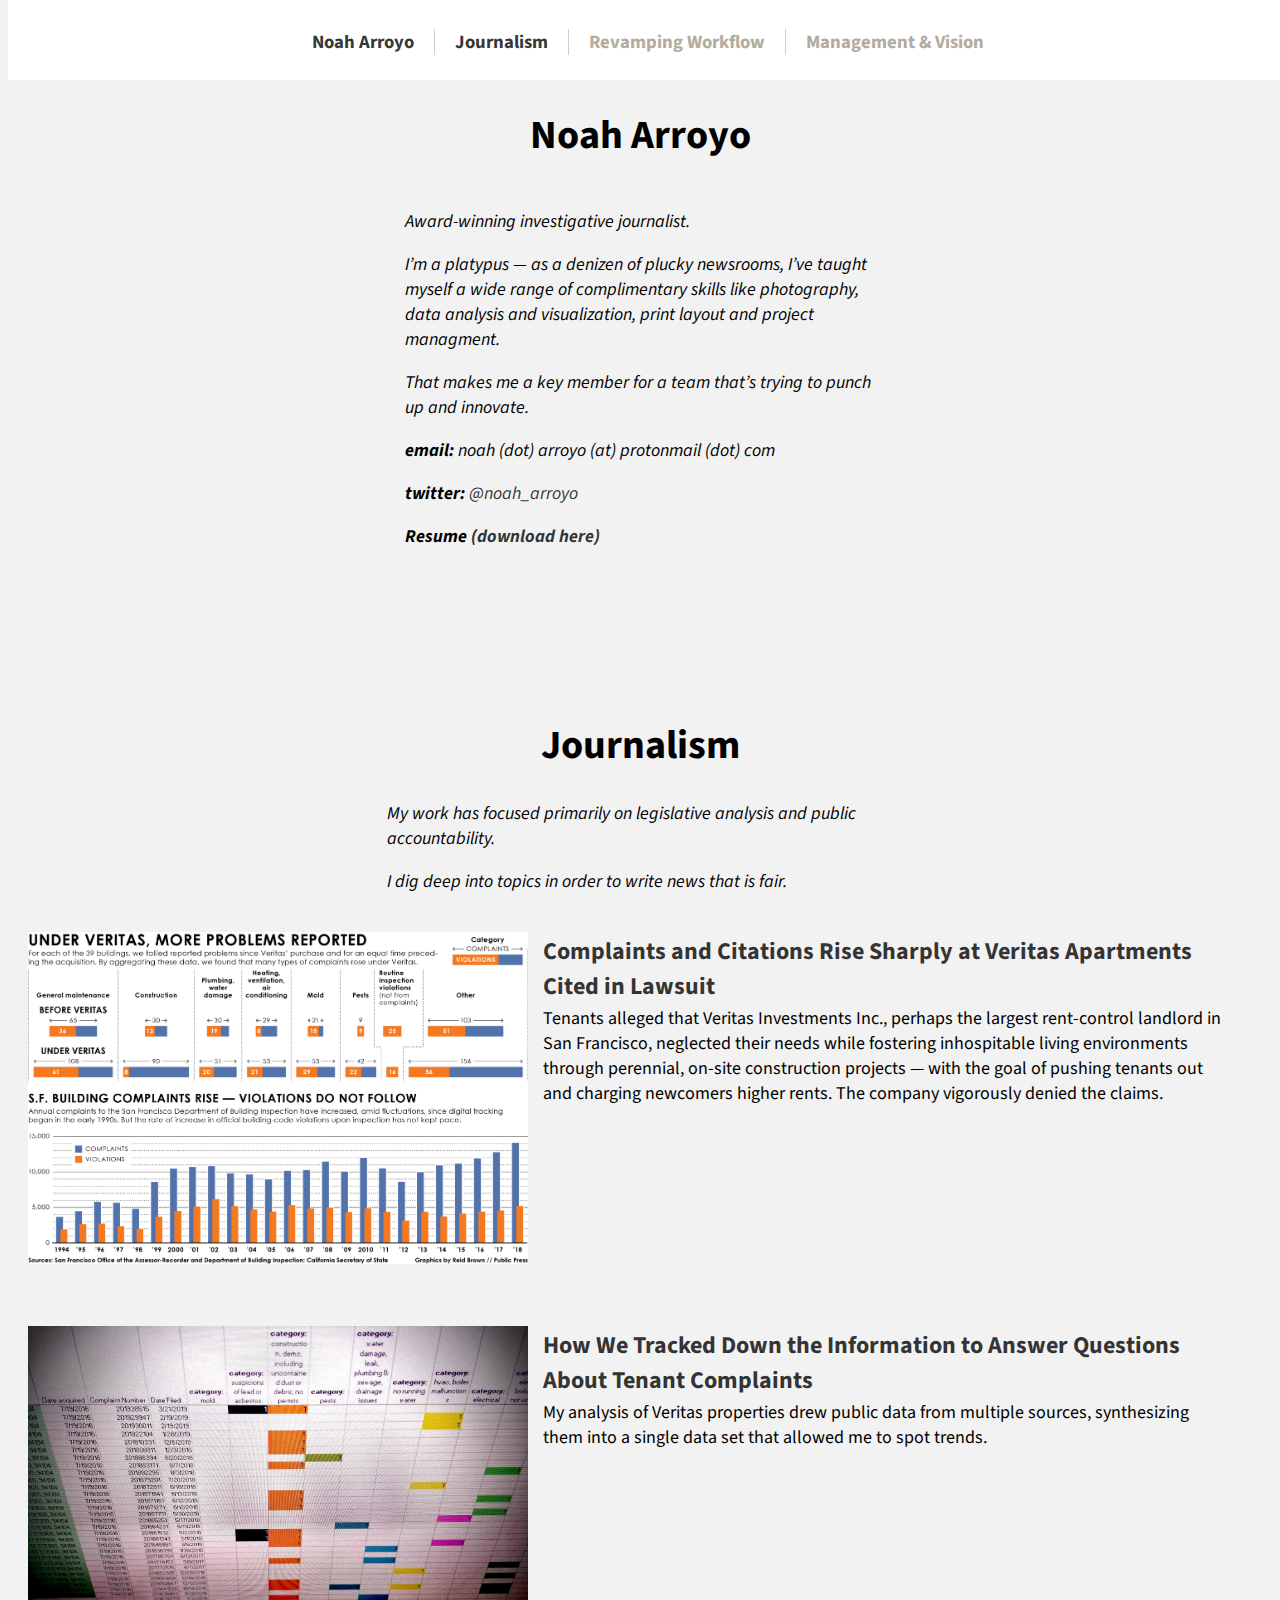
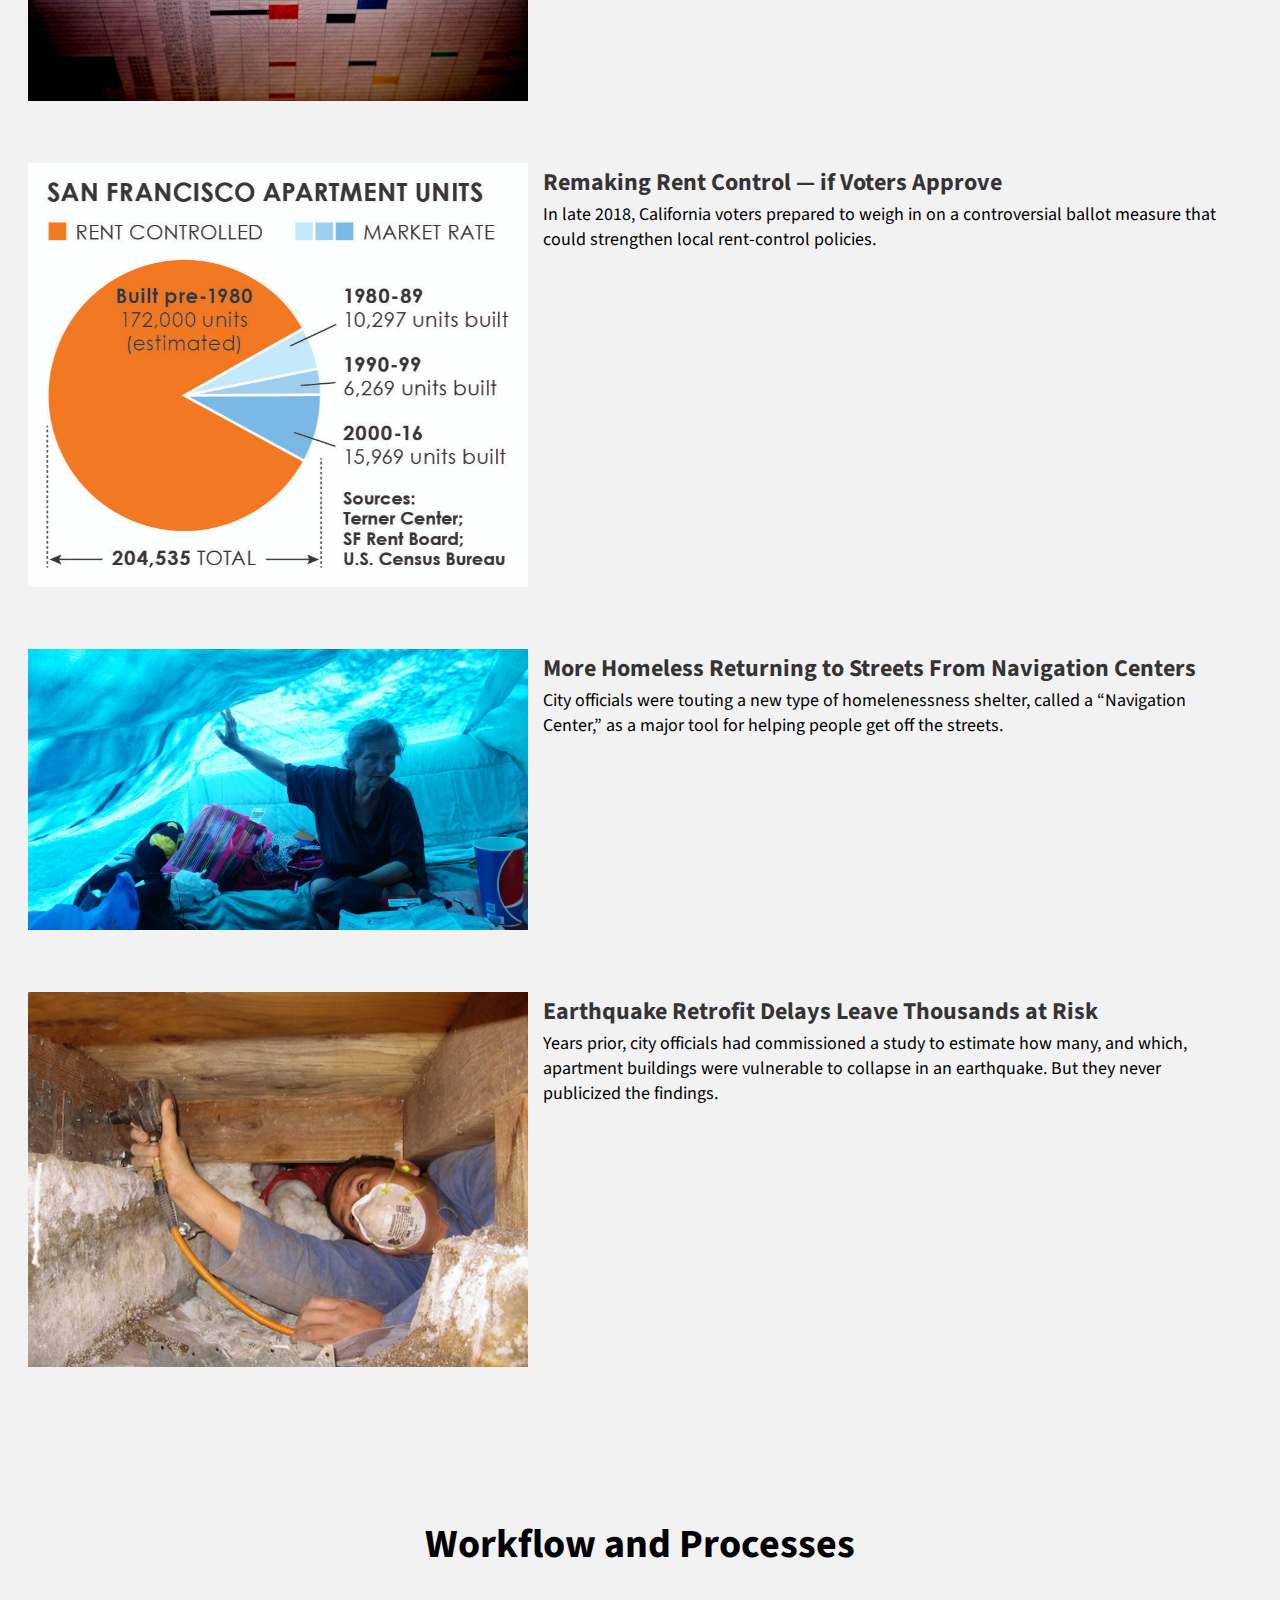
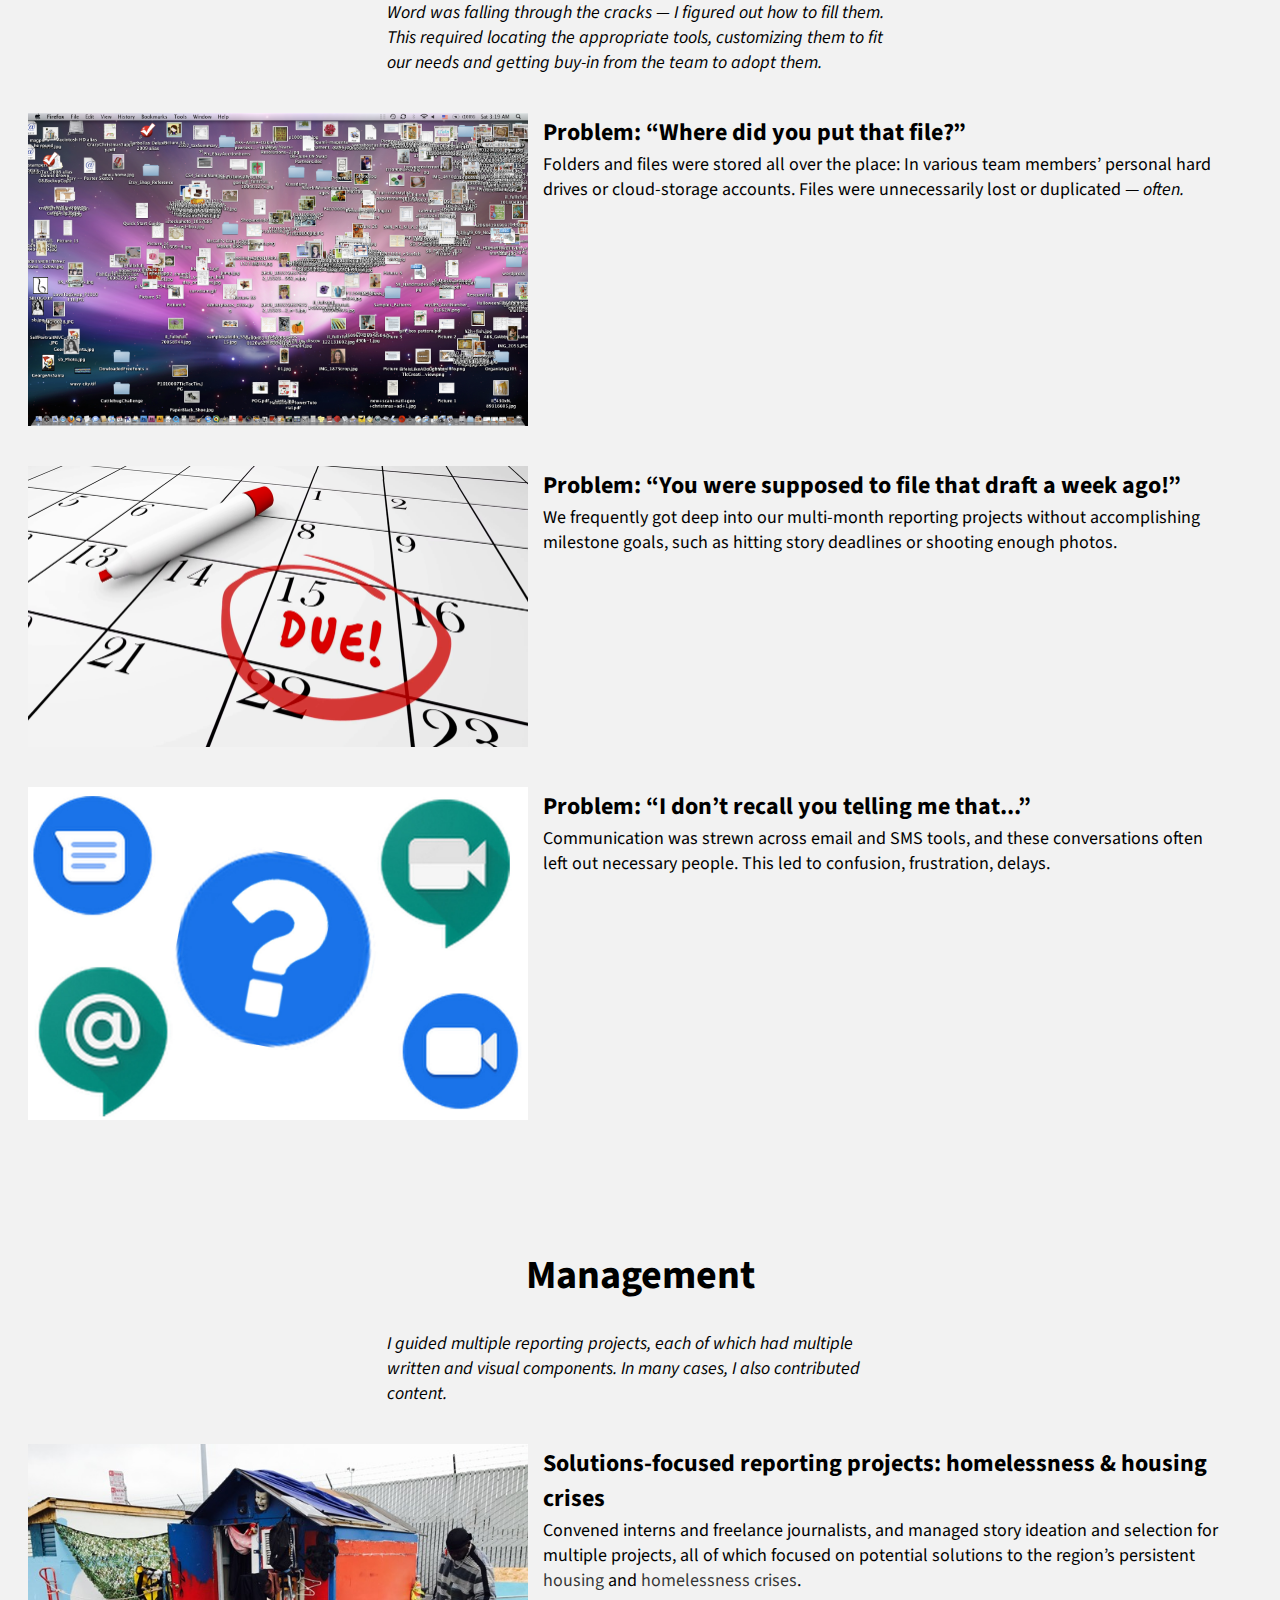
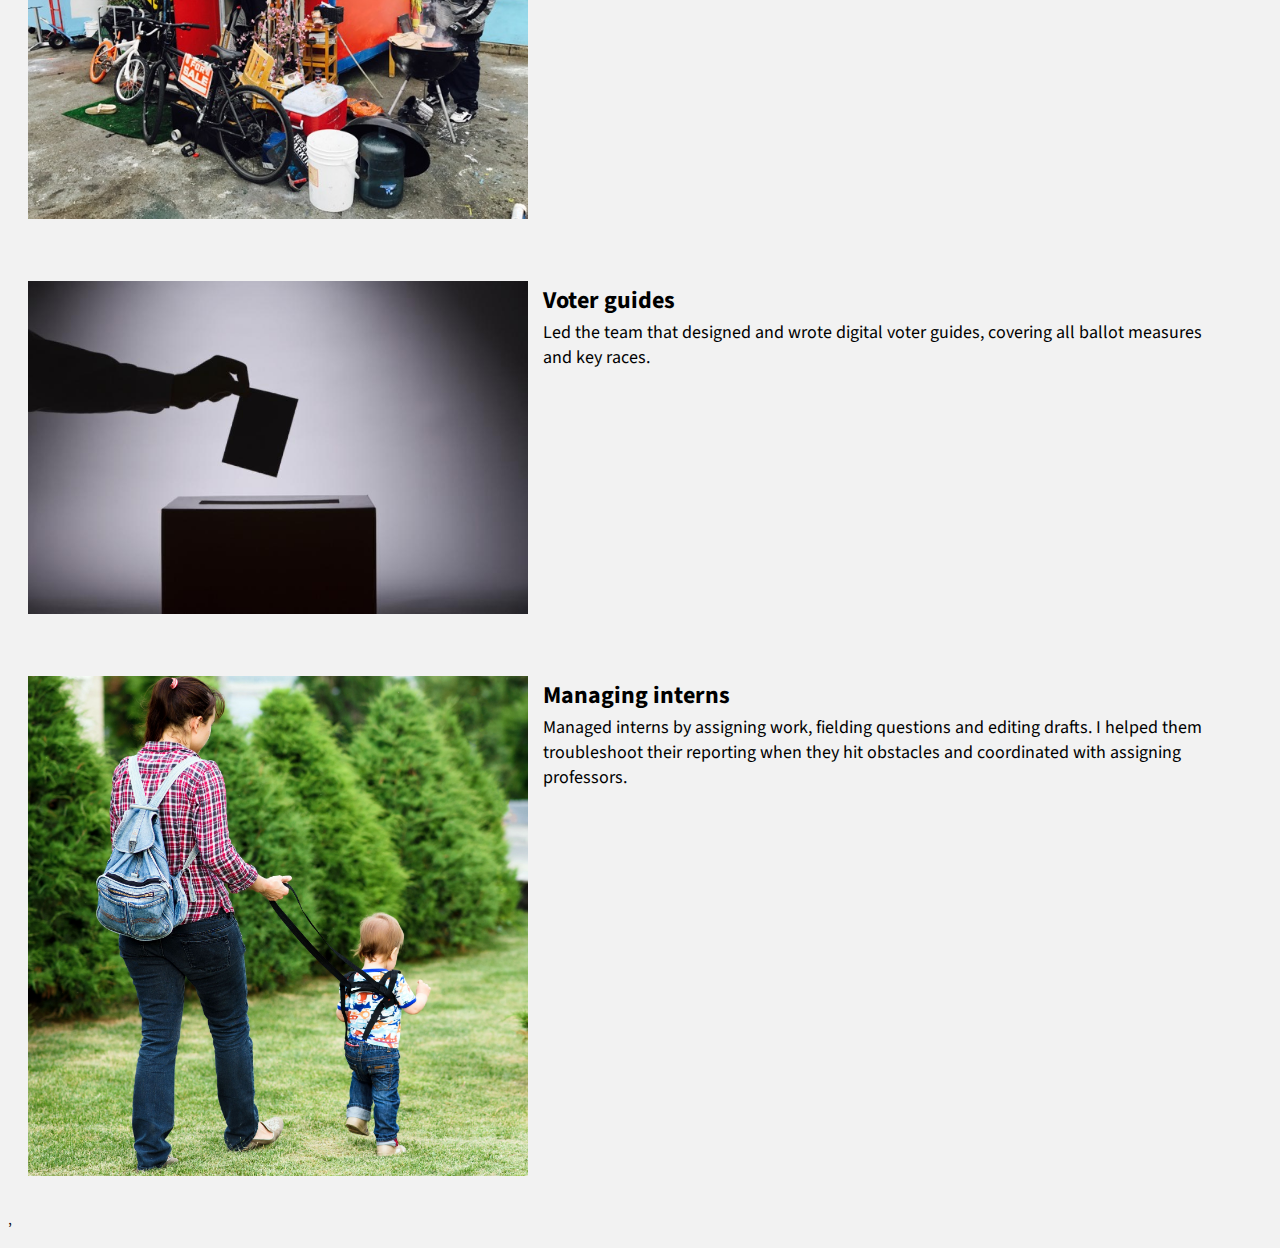
<file: index.html>
<!DOCTYPE html>
<html>
<head>
  <title>Noah Arroyo's Portfolio</title>
  <link rel="stylesheet" type="text/css" href="style.css">
  <link href="https://fonts.googleapis.com/css?family=Source+Sans+Pro&display=swap" rel="stylesheet">
  <script src="https://ajax.googleapis.com/ajax/libs/jquery/3.4.1/jquery.min.js"></script>
<script>
$(document).ready(function(){
  $("button").click(function(){
    $("p").hide();
  });
});
</script>
</head>
<body>




  <div class="header"> <!-- beginning of header -->
    <ul>
      <li class="noah-nav active"><h3><a href="#noah">Noah Arroyo</a></h3></li>
      <li class="journalism-nav active"><h3><a href="#journalism">Journalism</a></h3></li>
      <li class="workflow-nav"><h3><a href="#workflow">Revamping Workflow</a></h3></li>
      <li class="mgmt-nav"><h3><a href="#mgmt">Management & Vision</a></h3></li>
    </ul>
  </div> <!-- end of header -->




  <h1 id="noah">Noah Arroyo</h1>

  <div class="container2">
    <div class="content2">
      <p>Award-winning investigative journalist.</p>
      <p>I’m a platypus — as a denizen of plucky newsrooms, I’ve taught myself a wide range of complimentary skills like photography, data analysis and visualization, print layout and project managment.</p>
      <p>That makes me a key member for a team that’s trying to punch up and innovate.</p>
      <p><strong>email:</strong> noah (dot) arroyo (at) protonmail (dot) com</p>
      <p><strong>twitter:</strong> <a href="https://twitter.com/noah_arroyo">@noah_arroyo</a></p>
      <p><strong>Resume <a href="Resume_postdesign.pdf">(download here)</a></strong></p>
    </div>
  </div>
  <br>
  <br>
  



  <h1 id="journalism">Journalism</h1>
  
  <div class="introtext">
  <p>My work has focused primarily on legislative analysis and public accountability.</p>
  <p>I dig deep into topics in order to write news that is fair.</p>
  </div>
  
   <div class="container">
    <div class="photo">
      <a href="https://sfpublicpress.org/news/2019-06/complaints-and-citations-rise-sharply-at-veritas-apartments-cited-in-lawsuit"><img src="vtas_charts_6_with_chatter_web.jpg" alt=""></a>
    </div>
    <div class="content">
      <h2><a href="https://sfpublicpress.org/news/2019-06/complaints-and-citations-rise-sharply-at-veritas-apartments-cited-in-lawsuit">Complaints and Citations Rise Sharply at Veritas Apartments Cited in Lawsuit</a></h2>
      <p>Tenants alleged that Veritas Investments Inc., perhaps the largest rent-control landlord in San Francisco, neglected their needs while fostering inhospitable living environments through perennial, on-site construction projects — with the goal of pushing tenants out and charging newcomers higher rents. The company vigorously denied the claims.</p>
      <br>
      <p><span class="hideme">In my story, I created a custom database from various public records, proving that building-code violations increased after the company bought the properties. This appeared to lend credence to the tenants’ narrative.</span></p>
    </div>
  </div>
  <br>

  <div class="container">
    <div class="photo">
      <a href="https://sfpublicpress.org/news/2019-06/how-we-tracked-down-the-information-to-answer-questions-about-tenant-complaints"><img src="0603191556c-01_data_set_screenshot_large.jpg"></a>
    </div>
    <div class="content">
      <h2><a href="https://sfpublicpress.org/news/2019-06/how-we-tracked-down-the-information-to-answer-questions-about-tenant-complaints">How We Tracked Down the Information to Answer Questions About Tenant Complaints</a></h2>
      <p>My analysis of Veritas properties drew public data from multiple sources, synthesizing them into a single data set that allowed me to spot trends.</p>
      <br>
      <p><span class="hideme">I ran my analytical approach by both the real estate company and one of the city’s chief building inspectors [DBL CHECK], neither of whom criticized it.</span></p>
    </div>
  </div>
  <br>

  <div class="container">
    <div class="photo">
      <a href="https://sfpublicpress.org/news/2018-08/housingsolutions2018/remaking-rent-control-if-voters-approve"><img src="rentcontrol_sfapts2.jpg"></a>
    </div>
    <div class="content">
      <h2><a href="https://sfpublicpress.org/news/2018-08/housingsolutions2018/remaking-rent-control-if-voters-approve">Remaking Rent Control — if Voters Approve</a></h2>
      <p>In late 2018, California voters prepared to weigh in on a controversial ballot measure that could strengthen local rent-control policies.</p>
      <br>
      <p><span class="hideme">I dissected a form of rent control that would become legal if the state measure passed, and that had potential to appease warring political camps dramatically growing the stock of price-controlled housing.</span></p>
    </div>
  </div>
  <br>

  <div class="container">
    <div class="photo">
      <a href="https://sfpublicpress.org/news/homelessness/navigation/2017-06/navigation-center-exits"><img src="bethstromer_cc.jpg"></a>
    </div>
    <div class="content">
      <h2><a href="https://sfpublicpress.org/news/homelessness/navigation/2017-06/navigation-center-exits">More Homeless Returning to Streets From Navigation Centers</a></h2>
      <p>City officials were touting a new type of homelenessness shelter, called a “Navigation Center,” as a major tool for helping people get off the streets.</p> 
      <br>
      <p><span class="hideme">But my data analysis proved that the centers’ clients were increasingly returning to the streets, and the largest subset of clients received bus rides out of town.</span></p>
    </div>
  </div>
  <br>

  <div class="container">
    <div class="photo">
      <a href="https://sfpublicpress.org/news/2012-12/earthquake-retrofit-delays-leave-thousands-at-risk"><img src="photo_1_pop-upb.jpg"></a>
    </div>
    <div class="content">
      <h2><a href="https://sfpublicpress.org/news/2012-12/earthquake-retrofit-delays-leave-thousands-at-risk">Earthquake Retrofit Delays Leave Thousands at Risk</a></h2>
      <p>Years prior, city officials had commissioned a study to estimate how many, and which, apartment buildings were vulnerable to collapse in an earthquake. But they never publicized the findings.</p> 
      <br>
      <p><span class="hideme">When I did, the resulting web traffic overloaded our site for days. Within months, the city had created a program to compel those building owners to retrofit.</span></p>
    </div>
  </div>
  <br>
  


  
  <h1 id="workflow">Workflow and Processes</h1>

  <div class="introtext">
    <p>Word was falling through the cracks ― I figured out how to fill them. This required locating the appropriate tools, customizing them to fit our needs and getting buy-in from the team to adopt them.</p>
  </div>  

  <div class="container">
      <div class="photo">
        <img src="blog-0109-3.png">
      </div>
      <div class="content">
        <h2>Problem: “Where did you put that file?”</h2>
        <p>Folders and files were stored all over the place: In various team members’ personal hard drives or cloud-storage accounts. Files were unnecessarily lost or duplicated ― <em>often.</em></p>
        <br>
        <h2><span class="hideme">Solution: Box.com</span></h2>
        <p><span class="hideme">I pulled together files and folders into a single, coherent file structure. I found a cloud-storage product that suited our budget and allowed for granular security controls, and trained the team how to use it.</span></p>
      </div>
    </div>

  <div class="container">
      <div class="photo">
        <img src="deadline.png">
      </div>
      <div class="content">
        <h2>Problem: “You were supposed to file that draft a week ago!”</h2>
        <p>We frequently got deep into our multi-month reporting projects without accomplishing milestone goals, such as hitting story deadlines or shooting enough photos.</p>
        <br>
        <h2><span class="hideme">Solution: Airtable</span></h2>
        <p><span class="hideme">I customized pages (technically, “bases”) in Airtable that were sorted, filtered, and possessed specialized fields and views for individual team members. This allowed each person to engage with a subset of the tool, but their inputs combined into  We then traded off the responsibility of managing this database of to-dos.</span></p>
      </div>
    </div>

  <div class="container">
      <div class="photo">
        <img src="google-messaging-apps-100782285-large.jpg">
      </div>
      <div class="content">
        <h2>Problem: “I don’t recall you telling me that...”</h2>
        <p>Communication was strewn across email and SMS tools, and these conversations often left out necessary people. This led to confusion, frustration, delays.</p>
        <br>
        <h2><span class="hideme">Solution: Slack</span></h2>
        <p><span class="hideme">I carefully tailored communication channels, focusing each on a topic that needed its own breathing room. I trained each team member how to use the tool to minimize crosstalk.</span></p>
      </div>
    </div>




  <h1 id="mgmt">Management</h1>

  <div class="introtext">
    <p>I guided multiple reporting projects, each of which had multiple written and visual components. In many cases, I also contributed content.</p>
  </div>  

  <div class="container">
    <div class="photo">
      <img src="man grilling.jpeg">
    </div>
    <div class="content">
      <h2>Solutions-focused reporting projects: homelessness & housing crises</h2>
      <p>Convened interns and freelance journalists, and managed story ideation and selection for multiple projects, all of which focused on potential solutions to the region’s persistent <a href="https://sfpublicpress.org/housingsolutions2018">housing</a> and <a href="https://sfpublicpress.org/homelessness/solutions">homelessness crises</a>.</p> 
      <br>
      <p><span class="hideme">This coverage followed the approach of solutions-focused journalism, which spills most of its ink on analyzing the pros and cons of a possible fix to a well-known social problem.</span></p>
    </div>
  </div>
  <br>

  <div class="container">
    <div class="photo">
      <img src="secret_ballot.jpg">
    </div>
    <div class="content">
      <h2>Voter guides</h2>
      <p>Led the team that designed and wrote digital voter guides, covering all ballot measures and key races.</p> 
      <br>
      <p><span class="hideme">These guides have been some of the Public Press’ most trafficked content.</span></p>
    </div>
  </div>
  <br>

  <div class="container">
    <div class="photo">
      <img src="kid-leash.jpg">
    </div>
    <div class="content">
      <h2>Managing interns</h2>
      <p>Managed interns by assigning work, fielding questions and editing drafts. I helped them troubleshoot their reporting when they hit obstacles and coordinated with assigning professors.</p> 
    </div>
  </div>
  <br>




</body>

<script type="text/javascript">

  $(document).ready(function() {
    

    /* Every time the window is scrolled ... */
    $(window).scroll( function(){
    
        /* Check the location of each desired element */
        $('.hideme').each( function(i){
            
            var bottom_of_object = $(this).offset().top + $(this).outerHeight();
            var bottom_of_window = $(window).scrollTop() + $(window).height();
            
            /* If the object is completely visible in the window, fade it it */
            if( bottom_of_window > bottom_of_object ){
                
                $(this).animate({'opacity':'1'},5000);
                    
            }
            
        }); 
    
    });
    
});

</script>


</html>

’
</file>
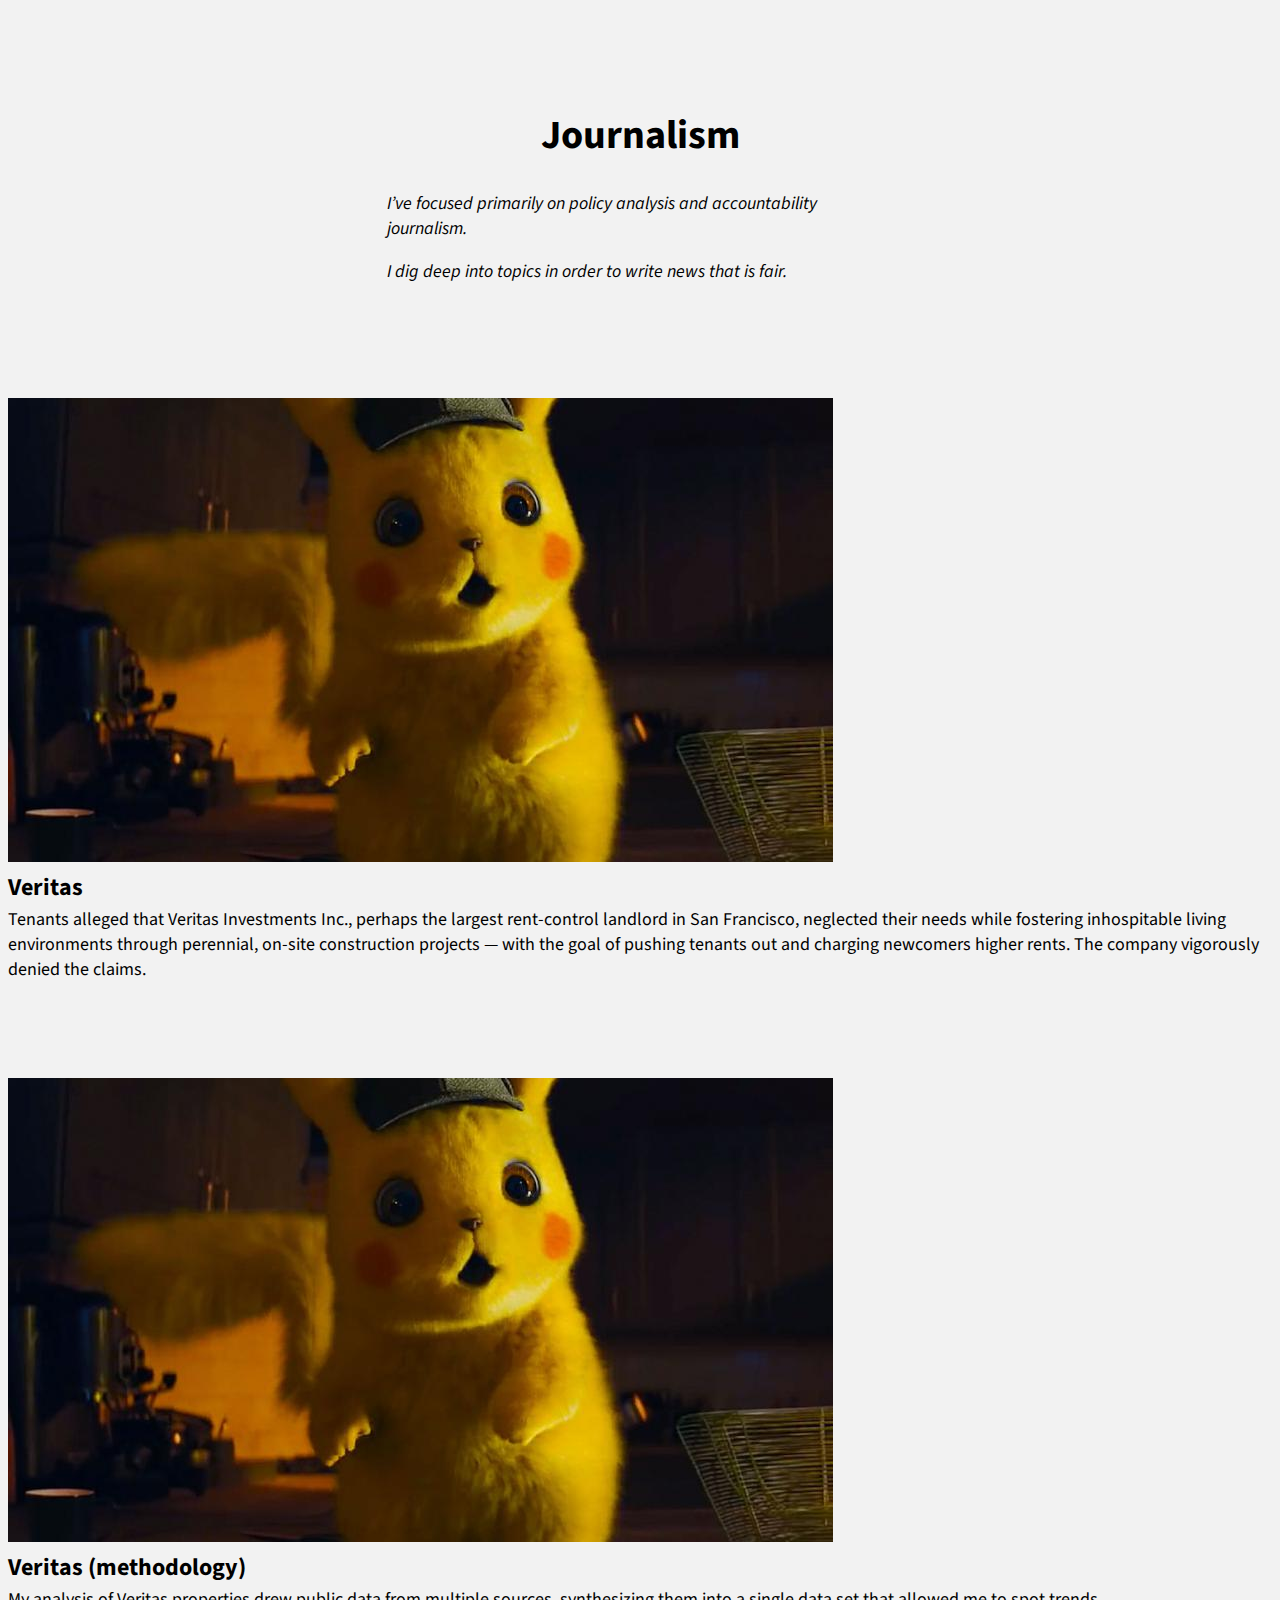
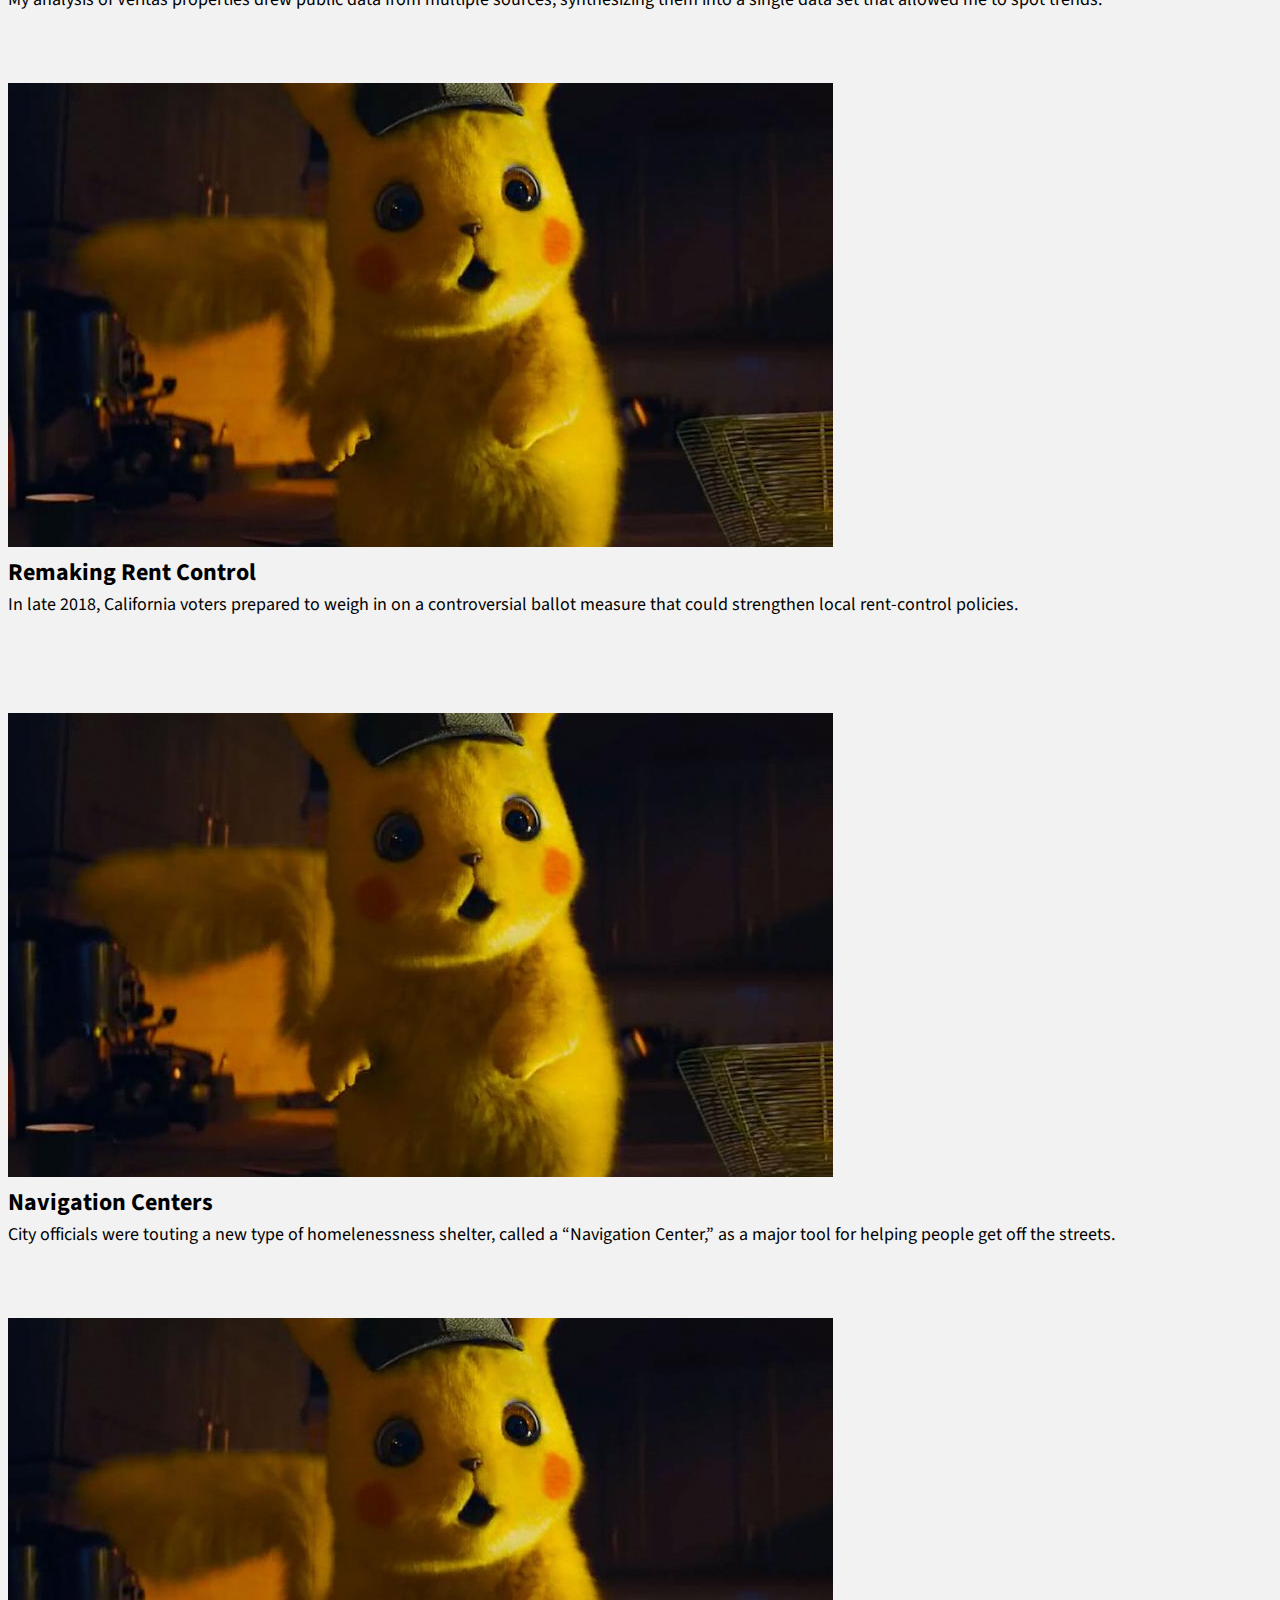
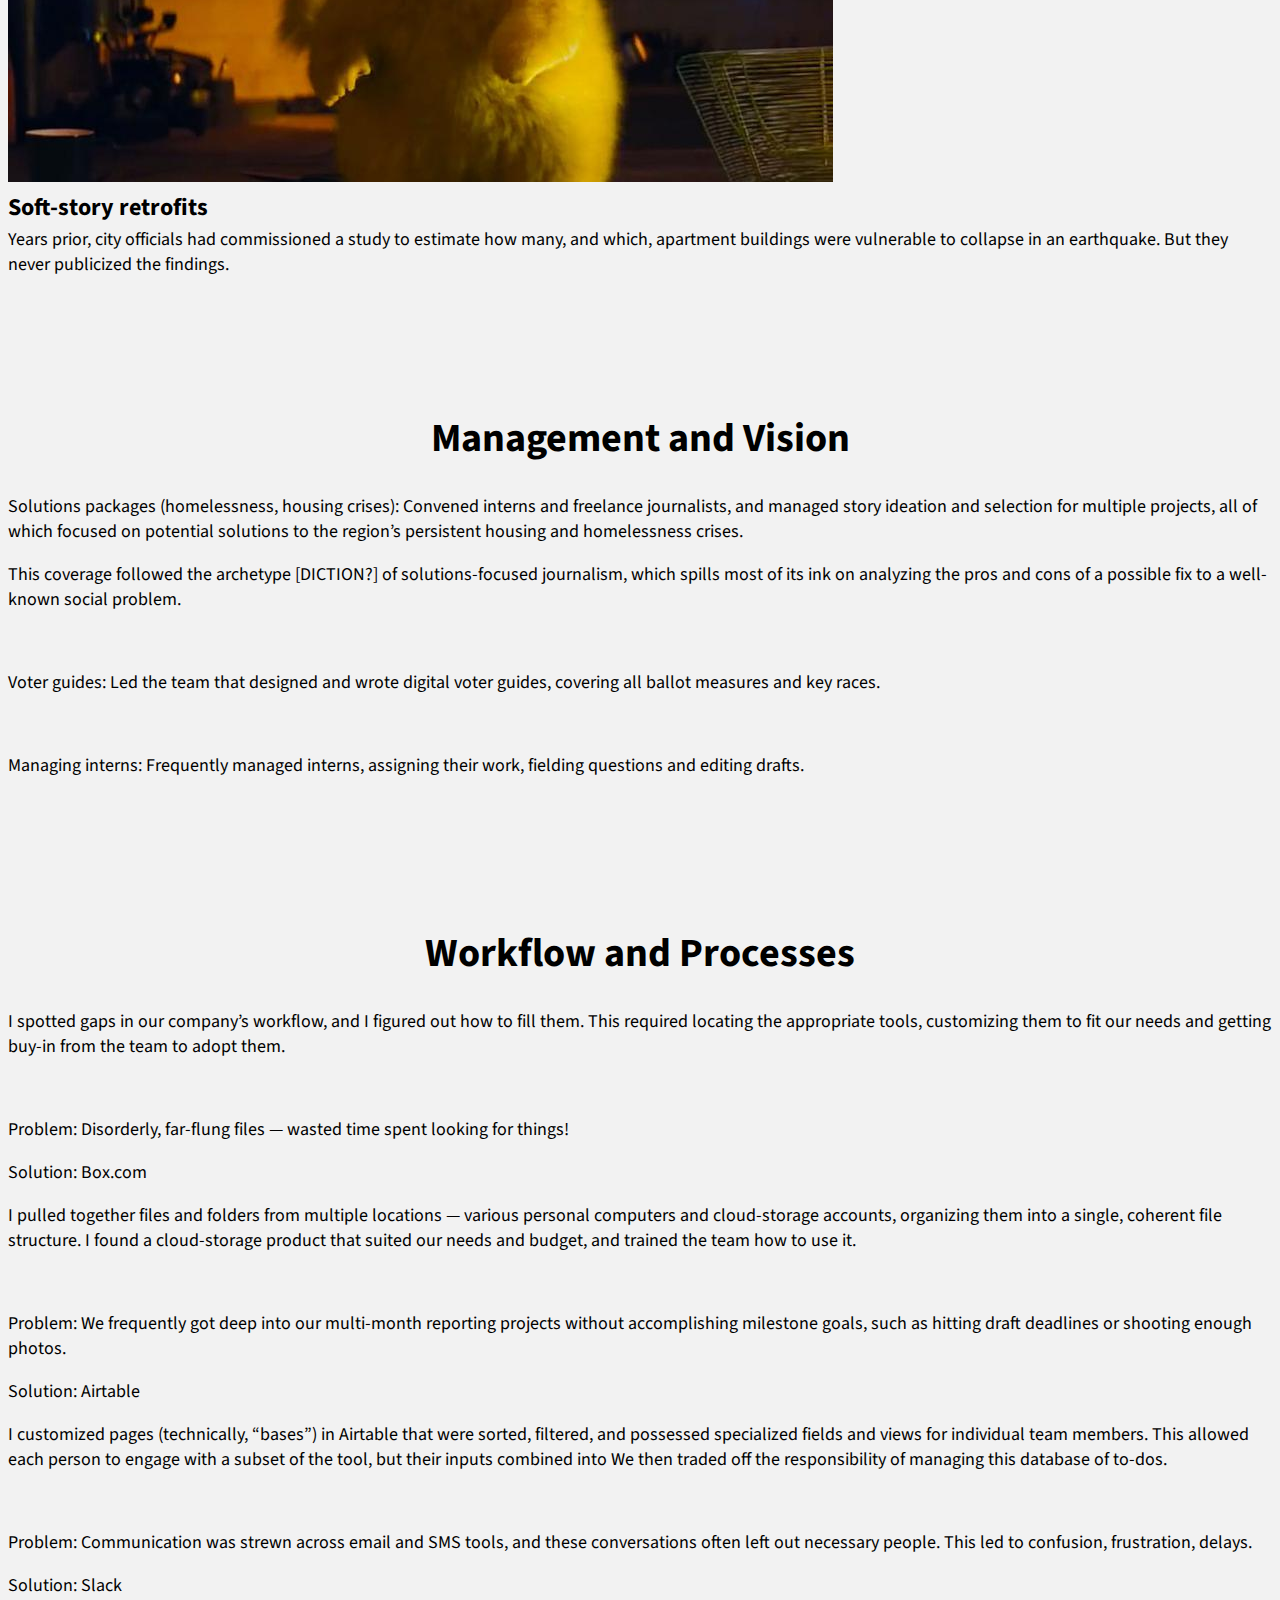
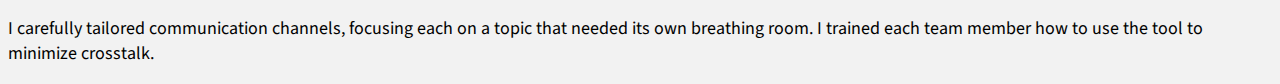
<file: temp-code.html>
<!-- old code, worked -->
  <!DOCTYPE html>
<html>
<head>
  <title>Noah Arroyo's Portfolio</title>
  <link rel="stylesheet" type="text/css" href="style.css">
  <link href="https://fonts.googleapis.com/css?family=Source+Sans+Pro&display=swap" rel="stylesheet">
  <script src="https://ajax.googleapis.com/ajax/libs/jquery/3.4.1/jquery.min.js"></script>
<script>
$(document).ready(function(){
  $("button").click(function(){
    $("p").hide();
  });
});
</script>
</head>

<body>


  <h1>Journalism</h1>
  <div class="introtext">
  <p>I’ve focused primarily on policy analysis and accountability journalism.</p>
  <p>I dig deep into topics in order to write news that is fair.</p>
  <br>
  <br>
  <br>
  </div class="introtext">
  <div class="img-txt">
    <div class="photo">
      <img src="pikachu.jpg" alt="">
    </div>
    <div class="content">
      <h2>Veritas</h2>
      <p>Tenants alleged that Veritas Investments Inc., perhaps the largest rent-control landlord in San Francisco, neglected their needs while fostering inhospitable living environments through perennial, on-site construction projects — with the goal of pushing tenants out and charging newcomers higher rents. The company vigorously denied the claims.</p>
      <p><span class="hideme">In my story, I created a custom database from various public records, proving that building-code violations increased after the company bought the properties. This appeared to lend credence to the tenants’ narrative.</span></p>
    </div>
  </div>
  <br>
  <br>
  <div class="img-txt">
    <div class="photo">
      <img src="pikachu.jpg">
    </div>
    <div class="content">
      <h2>Veritas (methodology)</h2>
      <p>My analysis of Veritas properties drew public data from multiple sources, synthesizing them into a single data set that allowed me to spot trends.</p>
      <p><span class="hideme">I ran my analytical approach by both the real estate company and one of the city’s chief building inspectors [DBL CHECK], neither of whom criticized it.</span></p>
    </div>
  </div>
  <br>
  <br>
  <div class="img-txt">
    <div class="photo">
      <img src="pikachu.jpg">
    </div>
    <div class="content">
      <h2>Remaking Rent Control</h2>
      <p>In late 2018, California voters prepared to weigh in on a controversial ballot measure that could strengthen local rent-control policies.</p>
      <p><span class="hideme">I dissected a form of rent control that would become legal if the state measure passed, and that had potential to appease warring political camps dramatically growing the stock of price-controlled housing.</span></p>
    </div>
  </div>
  <br>
  <br>
  <div class="img-txt">
    <div class="photo">
      <img src="pikachu.jpg">
    </div>
    <div class="content">
      <h2>Navigation Centers</h2>
      <p>City officials were touting a new type of homelenessness shelter, called a “Navigation Center,” as a major tool for helping people get off the streets.</p> 
      <p><span class="hideme">But my data analysis proved that the centers’ clients were increasingly returning to the streets, and the largest subset of clients received bus rides out of town.</span></p>
    </div>
  </div>
  <br>
  <br>
  <div class="img-txt">
    <div class="photo">
      <img src="pikachu.jpg">
    </div>
    <div class="content">
    <h2>Soft-story retrofits</h2>
    <p>Years prior, city officials had commissioned a study to estimate how many, and which, apartment buildings were vulnerable to collapse in an earthquake. But they never publicized the findings.<p>
    <p><span class="hideme">When I did, the resulting web traffic overloaded our site for days. Within months, the city had created a program to compel those building owners to retrofit.</span></p>
    </div>
  </div>    
  <h1>Management and Vision</h1>
  <p>Solutions packages (homelessness, housing crises): Convened interns and freelance journalists, and managed story ideation and selection for multiple projects, all of which focused on potential solutions to the region’s persistent housing and homelessness crises.</p>
  <p>This coverage followed the archetype [DICTION?] of solutions-focused journalism, which spills most of its ink on analyzing the pros and cons of a possible fix to a well-known social problem.</p>
  <br>
  <p>Voter guides: Led the team that designed and wrote digital voter guides, covering all ballot measures and key races.</p>
  <br>
  <p>Managing interns: Frequently managed interns, assigning their work, fielding questions and editing drafts.</p>
  <br>
  <h1>Workflow and Processes</h1>
  <p>I spotted gaps in our company’s workflow, and I figured out how to fill them. This required locating the appropriate tools, customizing them to fit our needs and getting buy-in from the team to adopt them.</p>
  <br>
  <p>Problem: Disorderly, far-flung files — wasted time spent looking for things!</p>
  <p>Solution: Box.com</p>
  <p>I pulled together files and folders from multiple locations — various personal computers and cloud-storage accounts, organizing them into a single, coherent file structure. I found a cloud-storage product that suited our needs and budget, and trained the team how to use it.</p>
  <br>
  <p>Problem: We frequently got deep into our multi-month reporting projects without accomplishing milestone goals, such as hitting draft deadlines or shooting enough photos.</p>
  <p>Solution: Airtable</p>
  <p>I customized pages (technically, “bases”) in Airtable that were sorted, filtered, and possessed specialized fields and views for individual team members. This allowed each person to engage with a subset of the tool, but their inputs combined into  We then traded off the responsibility of managing this database of to-dos.</p>
  <br>
  <p>Problem: Communication was strewn across email and SMS tools, and these conversations often left out necessary people. This led to confusion, frustration, delays.</p>
  <p>Solution: Slack</p>
  <p>I carefully tailored communication channels, focusing each on a topic that needed its own breathing room. I trained each team member how to use the tool to minimize crosstalk.</p>


</body>





<script type="text/javascript">

  $(document).ready(function() {
    
    /* Every time the window is scrolled ... */
    $(window).scroll( function(){
    
        /* Check the location of each desired element */
        $('.hideme').each( function(i){
            
            var bottom_of_object = $(this).offset().top + $(this).outerHeight();
            var bottom_of_window = $(window).scrollTop() + $(window).height();
            
            /* If the object is completely visible in the window, fade it it */
            if( bottom_of_window > bottom_of_object ){
                
                $(this).animate({'opacity':'1'},5000);
                    
            }
            
        }); 
    
    });
    
});







</script>


</html>
</file>
<file: style.css>
h1 {
  text-align: center;
  font-size: 40px;
  padding-top: 80px;
}

p {
  font-size: 18px;
  display: block;
}

body {
  background-color: #f2f2f2;
  font-family: 'Source Sans Pro', sans-serif;
}




  .header li, a, .button, h3, .image{
    transition: all 0.10s ease-in-out;
    -webkit-transition: all 0.10s ease-in-out;
    -moz-transition: all 0.10s ease-in-out;
    -o-transition: all 0.10s ease-in-out;
  }

  .header {
    width: 100%;
    top:0px;
    background:#fff;
    position: fixed;
    height: 80px;
    z-index: 9999;
    text-align: center;
    border-bottom: 1px solid #f5f1ef;
    display: inline-block;
  }

  .header ul {
    margin: auto;
    display: inline-block;
    padding: 0px;
  }

  .header li {
    float: left;
    padding: 10px 20px 10px 0px;
    cursor: pointer;
    list-style-type: none;
    height:40px;
  }

  .header li h3 {
    border-left: 1px solid #cecece;
    padding-left: 20px;
  }

  .header li:first-child h3{
    border-left:0px;
  }

  .header li.active a {
    color: rgba(0,0,0,.8);
  }

  .header li a {
    color:#B2AB9E;
  }




.introtext {
  font-style: italic;
  font-size: 22px;
  margin: auto;
  width: 40%;
}



/*.container {
  width: 100%;
  display: table;

.photo,
.content {
  display: table-cell;
  vertical-align: middle;
}
.photo {
  width: 45%;
}
.photo img {
  min-width: 450px;
  max-width: 500px;
  width: 100%;
  margin: auto;
  float: right;
}
.content {
  width: 55%;
  padding: 15px;
  vertical-align: top;
}*/




.container {
    width: 95%;
    padding: 20px;
    overflow: hidden;
    align-content: center;
}

.container img {
    margin-right: 15px;
    float: left;
    max-width: 500px
}

.content h2,
.content p{
    margin-left: 15px;
    display: block;
    margin: 2px 0 0 0;
}


.container2 {
    max-width: 500px;
    overflow: hidden;
    display: block;
    margin: auto;
    font-style: italic;
    /*align-content: center;*/
    /*margin: 2px 0 0 0;*/
}

.content2 p{
    text-align: left;
    margin-left: 15px;
    display: block;
    /*margin: 2px 0 0 0;*/
}






.hideme {
  color: #003673;
  font-weight: bold;
  opacity:0;
}





a {
    color:rgba(0,0,0,.8);
    text-decoration: none;
  }

a:hover {
  color: #300099;
  text-decoration: underline;
}





/*20 best fonts: https://www.awwwards.com/20-best-web-fonts-from-google-web-fonts-and-font-face.html*/
/*scroll effect: https://www.sitepoint.com/introduction-jquery-scroll-based-animations/*/
/*scroll effect, code: https://codepen.io/SitePoint/pen/ytwKo?editors=1010*/
/*scroll effect, better: https://stackoverflow.com/questions/9097501/show-div-when-scroll-position*/
</file>
